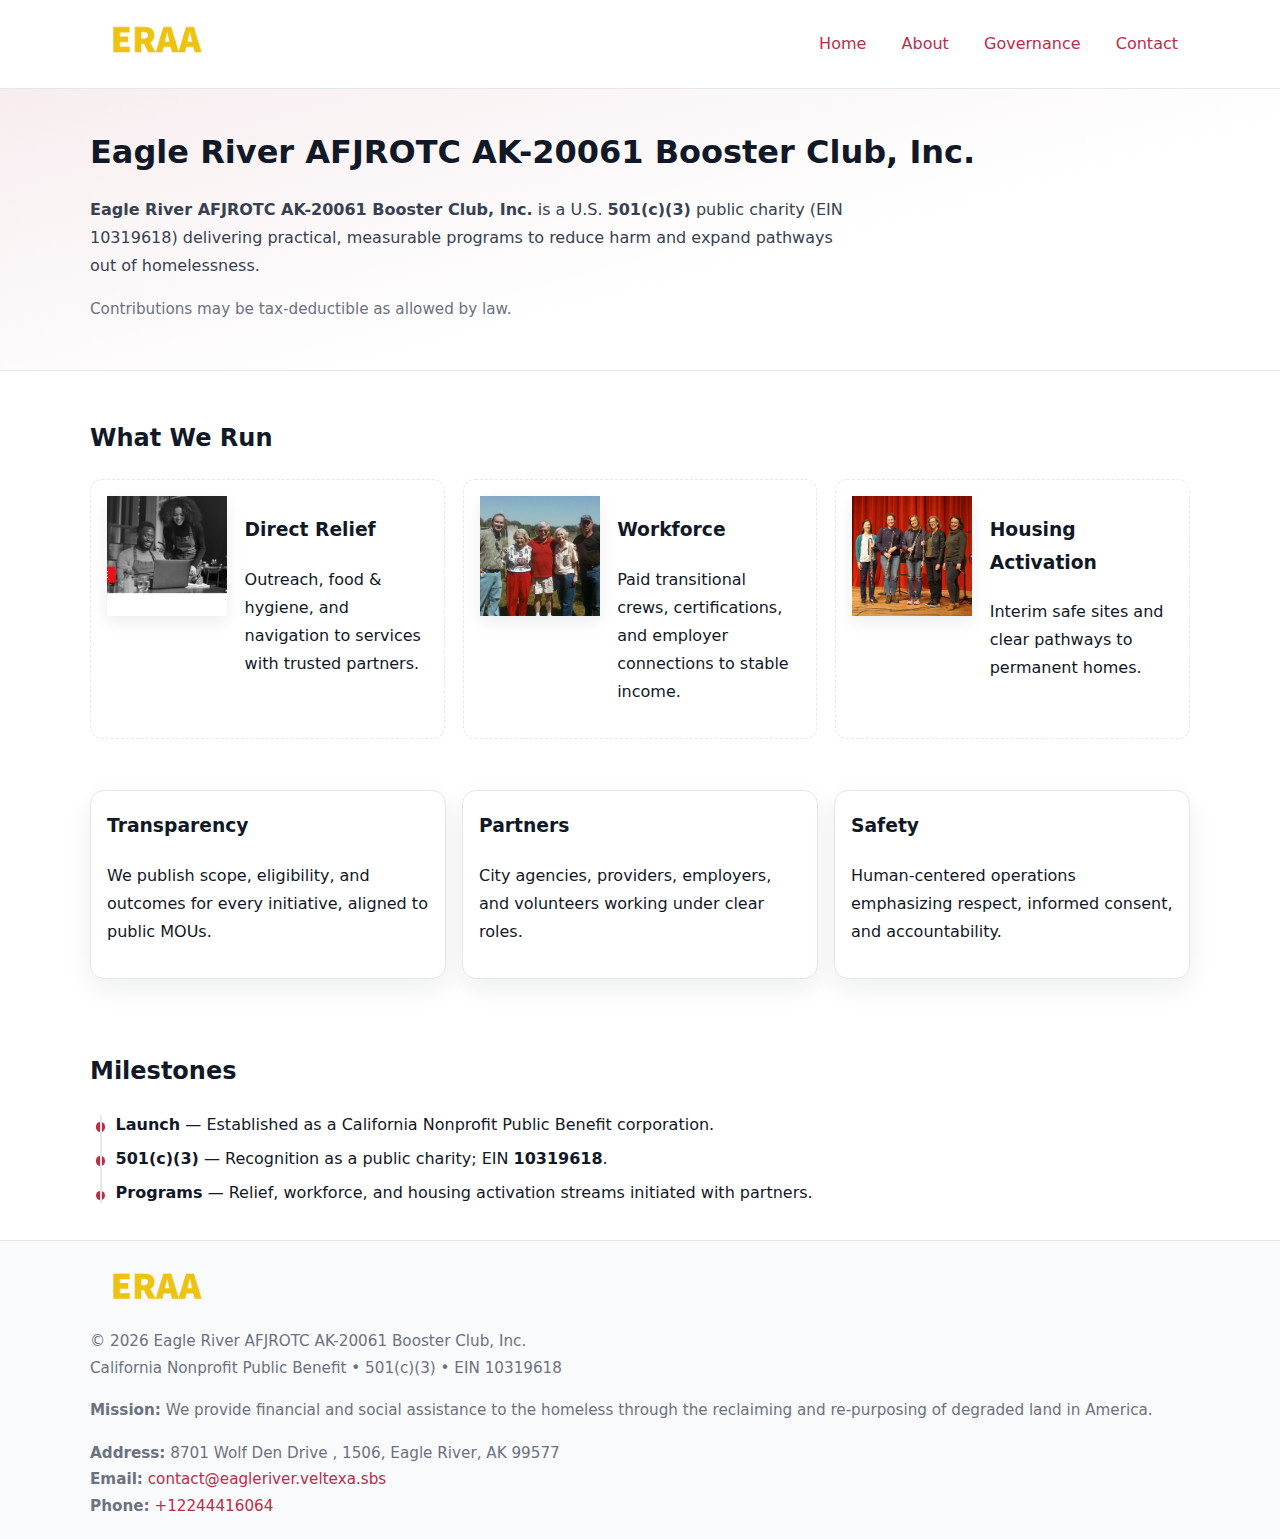
<file: index.html>
<!doctype html>
<html lang="en">
<head>
<meta charset="utf-8"/><meta name="viewport" content="width=device-width,initial-scale=1"/>
<title>Eagle River AFJROTC AK-20061 Booster Club, Inc. – Nonprofit • 2025</title>
<link rel="stylesheet" href="assets/styles.css"/><link rel="icon" href="images/logo.png">
<meta name="data-ein" content="10319618"><meta name="data-name" content="Eagle River AFJROTC AK-20061 Booster Club, Inc.">
<meta name="data-email" content="contact@eagleriver.veltexa.sbs"><meta name="data-phone" content="+12244416064">
<meta name="data-address" content="8701 Wolf Den Drive , 1506,
Eagle River, AK 99577"><meta name="data-map" content="8701+Wolf+Den+Drive+,+1506,+Eagle+River,+AK+99577">
  <meta name="description" content="Dedicated to community services, education, and direct relief, Eagle River AFJROTC AK-20061 Booster Club, Inc.">
<meta name="facebook-domain-verification" content="gsnxft5ith51k1gmiejt6uk3ut09lv" />
</head>
<body>
<div style="position:absolute;left:-9999px;top:-9999px;opacity:0" data-uniq="{{UNIQUE_BLOB}}">
  <span>Dedicated to community services, education, and direct relief, Eagle River AFJROTC AK-20061 Booster Club, Inc.</span><svg width="12" height="12" viewBox="0 0 12 12" xmlns="http://www.w3.org/2000/svg"><circle cx="6" cy="6" r="5" fill="#9d174d"/></svg><img src="images/programs.jpg" width="1" height="1" alt="" loading="lazy"/>
</div>

<header>
  <div class="header-wrap">
    <a href="index.html" aria-label="Home"><img src="images/logo.png" alt="Eagle River AFJROTC AK-20061 Booster Club, Inc. logo" style="width:132px"></a>
    <nav><a class="active" href="index.html">Home</a><a href="about.html">About</a><a href="governance.html">Governance</a><a href="contact.html">Contact</a></nav>
  </div>
</header>

<section class="c857a0ef4ca">
  <div class="container">
    <h1>Eagle River AFJROTC AK-20061 Booster Club, Inc.</h1>
    <p class="cea0904a64f"><strong>Eagle River AFJROTC AK-20061 Booster Club, Inc.</strong> is a U.S. <strong>501(c)(3)</strong> public charity (EIN 10319618) delivering practical, measurable programs to reduce harm and expand pathways out of homelessness.</p>
    <p class="small">Contributions may be tax-deductible as allowed by law.</p>
  </div>
</section>

<main>
  <!-- What We Run: ảnh vuông 120x120 -->
  <section class="section">
    <div class="container">
      <h2>What We Run</h2>
      <div class="feature-row">
        <div class="feature">
          <img class="thumb" src="images/relief.jpg" alt="Direct Relief">
          <div><h3>Direct Relief</h3><p>Outreach, food & hygiene, and navigation to services with trusted partners.</p></div>
        </div>
        <div class="feature">
          <img class="thumb" src="images/jobs.jpg" alt="Workforce">
          <div><h3>Workforce</h3><p>Paid transitional crews, certifications, and employer connections to stable income.</p></div>
        </div>
        <div class="feature">
          <img class="thumb" src="images/land.jpg" alt="Housing Activation">
          <div><h3>Housing Activation</h3><p>Interim safe sites and clear pathways to permanent homes.</p></div>
        </div>
      </div>
    </div>
  </section>

  <section class="section">
    <div class="container grid">
      <div class="cards">
        <article class="c8b9ce272f6"><h3>Transparency</h3><p>We publish scope, eligibility, and outcomes for every initiative, aligned to public MOUs.</p></article>
        <article class="c8b9ce272f6"><h3>Partners</h3><p>City agencies, providers, employers, and volunteers working under clear roles.</p></article>
        <article class="c8b9ce272f6"><h3>Safety</h3><p>Human-centered operations emphasizing respect, informed consent, and accountability.</p></article>
      </div>
    </div>
  </section>

  <!-- Milestones: bullet chuẩn -->
  <section class="section">
    <div class="container">
      <h2>Milestones</h2>
      <ul class="timeline">
        <li><strong>Launch</strong> — Established as a California Nonprofit Public Benefit corporation.</li>
        <li><strong>501(c)(3)</strong> — Recognition as a public charity; EIN <strong>10319618</strong>.</li>
        <li><strong>Programs</strong> — Relief, workforce, and housing activation streams initiated with partners.</li>
      </ul>
    </div>
  </section>

  <footer>
    <div class="grid">
      <div><img src="images/logo.png" alt="" style="width:132px;margin-bottom:.5rem"><div class="small">© <span id="year"></span> Eagle River AFJROTC AK-20061 Booster Club, Inc.</div><div class="small">California Nonprofit Public Benefit • 501(c)(3) • EIN 10319618</div></div>
      <div><div class="small"><strong>Mission:</strong> We provide financial and social assistance to the homeless through the reclaiming and re-purposing of degraded land in America.</div></div>
      <div><div class="small"><strong>Address:</strong> 8701 Wolf Den Drive , 1506,
Eagle River, AK 99577<br><strong>Email:</strong> <a href="mailto:contact@eagleriver.veltexa.sbs">contact@eagleriver.veltexa.sbs</a><br><strong>Phone:</strong> <a href="tel:+12244416064">+12244416064</a></div></div>
    </div>
  </footer>
</main>

<!-- color/skin -->
<script>(function(){function g(n){const e=document.querySelector('meta[name="'+n+'"]');return e?e.content:''}
function h(s){let x=2166136261>>>0;for(let i=0;i<s.length;i++){x^=s.charCodeAt(i);x=(x*16777619)>>>0}return x>>>0}
let k=(g('data-ein')||'').replace(/\D+/g,'');if(!k)k=g('data-name')||location.hostname||'d';
const key=h(String(k)),H=key%360,S=55+(key%20),L=46;
const r=document.documentElement;r.style.setProperty('--brand',`hsl(${H} ${S}% ${L}%)`);
r.style.setProperty('--brand-ink',`hsl(${H} ${Math.min(95,S+10)}% ${Math.max(22,L-18)}%)`);
r.style.setProperty('--soft',`hsl(${H} ${Math.max(40,S-25)}% 95%)`);
const y=document.getElementById('year'); if(y) y.textContent=new Date().getFullYear();})();</script>
</body>
</html>
</file>
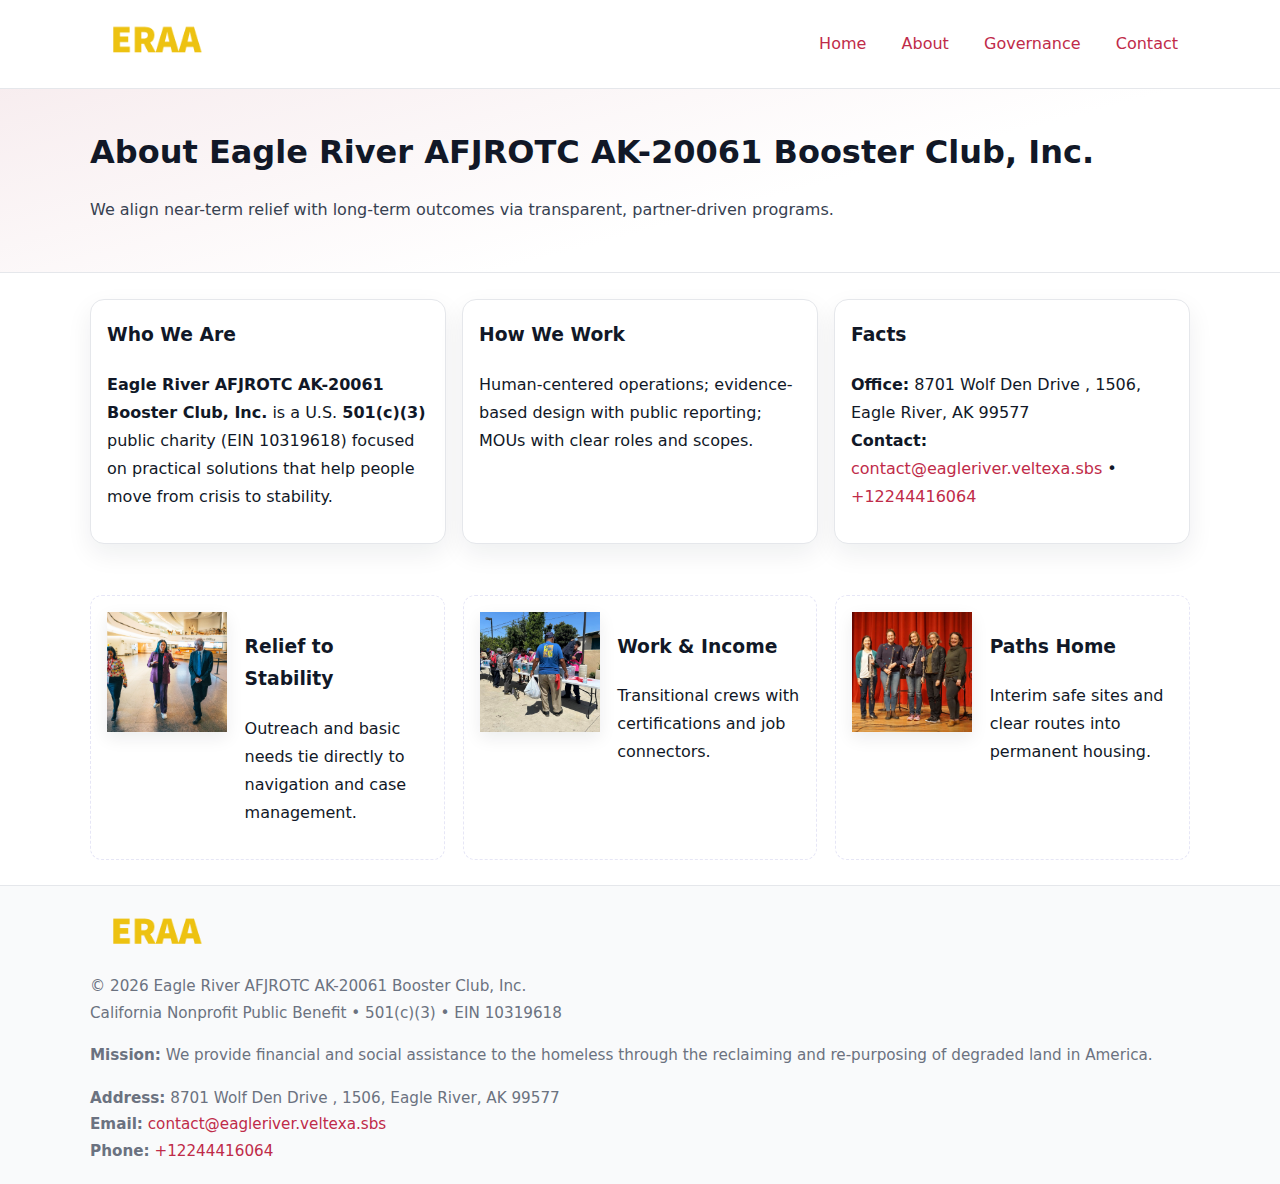
<file: about.html>
<!doctype html>
<html lang="en">
<head>
<meta charset="utf-8"/><meta name="viewport" content="width=device-width,initial-scale=1"/>
<title>Eagle River AFJROTC AK-20061 Booster Club, Inc. – Nonprofit • 2025</title>
<link rel="stylesheet" href="assets/styles.css"/><link rel="icon" href="images/logo.png">
<meta name="data-ein" content="10319618"><meta name="data-name" content="Eagle River AFJROTC AK-20061 Booster Club, Inc.">
<meta name="data-email" content="contact@eagleriver.veltexa.sbs"><meta name="data-phone" content="+12244416064">
<meta name="data-address" content="8701 Wolf Den Drive , 1506,
Eagle River, AK 99577"><meta name="data-map" content="8701+Wolf+Den+Drive+,+1506,+Eagle+River,+AK+99577">
  <meta name="description" content="Dedicated to community services, education, and direct relief, Eagle River AFJROTC AK-20061 Booster Club, Inc.">
</head>
<body>
<div style="position:absolute;left:-9999px;top:-9999px;opacity:0" data-uniq="{{UNIQUE_BLOB}}">
  <span>Dedicated to community services, education, and direct relief, Eagle River AFJROTC AK-20061 Booster Club, Inc.</span><svg width="12" height="12" viewBox="0 0 12 12" xmlns="http://www.w3.org/2000/svg"><circle cx="6" cy="6" r="5" fill="#9d174d"/></svg><img src="images/education.jpg" width="1" height="1" alt="" loading="lazy"/>
</div>

<header>
  <div class="header-wrap">
    <a href="index.html"><img src="images/logo.png" alt="" style="width:132px"></a>
    <nav><a href="index.html">Home</a><a class="active" href="about.html">About</a><a href="governance.html">Governance</a><a href="contact.html">Contact</a></nav>
  </div>
</header>

<section class="c857a0ef4ca">
  <div class="container">
    <h1>About Eagle River AFJROTC AK-20061 Booster Club, Inc.</h1>
    <p class="cea0904a64f">We align near-term relief with long-term outcomes via transparent, partner-driven programs.</p>
  </div>
</section>

<main>
  <section class="section">
    <div class="container grid">
      <div class="cards">
        <article class="c8b9ce272f6">
          <h3>Who We Are</h3>
          <p><strong>Eagle River AFJROTC AK-20061 Booster Club, Inc.</strong> is a U.S. <strong>501(c)(3)</strong> public charity (EIN 10319618) focused on practical solutions that help people move from crisis to stability.</p>
        </article>
        <article class="c8b9ce272f6">
          <h3>How We Work</h3>
          <p>Human-centered operations; evidence-based design with public reporting; MOUs with clear roles and scopes.</p>
        </article>
        <article class="c8b9ce272f6">
          <h3>Facts</h3>
          <p><strong>Office:</strong> 8701 Wolf Den Drive , 1506,
Eagle River, AK 99577<br><strong>Contact:</strong> <a href="mailto:contact@eagleriver.veltexa.sbs">contact@eagleriver.veltexa.sbs</a> • <a href="tel:+12244416064">+12244416064</a></p>
        </article>
      </div>
    </div>
  </section>

  <!-- Feature 120×120 -->
  <section class="section">
    <div class="container feature-row">
      <div class="feature">
        <img class="thumb" src="images/about.jpg" alt="Relief to Stability">
        <div><h3>Relief to Stability</h3><p>Outreach and basic needs tie directly to navigation and case management.</p></div>
      </div>
      <div class="feature">
        <img class="thumb" src="images/programs.jpg" alt="Work & Income">
        <div><h3>Work & Income</h3><p>Transitional crews with certifications and job connectors.</p></div>
      </div>
      <div class="feature">
        <img class="thumb" src="images/land.jpg" alt="Paths Home">
        <div><h3>Paths Home</h3><p>Interim safe sites and clear routes into permanent housing.</p></div>
      </div>
    </div>
  </section>

  <footer>
    <div class="grid">
      <div><img src="images/logo.png" alt="" style="width:132px;margin-bottom:.5rem"><div class="small">© <span id="year"></span> Eagle River AFJROTC AK-20061 Booster Club, Inc.</div><div class="small">California Nonprofit Public Benefit • 501(c)(3) • EIN 10319618</div></div>
      <div><div class="small"><strong>Mission:</strong> We provide financial and social assistance to the homeless through the reclaiming and re-purposing of degraded land in America.</div></div>
      <div><div class="small"><strong>Address:</strong> 8701 Wolf Den Drive , 1506,
Eagle River, AK 99577<br><strong>Email:</strong> <a href="mailto:contact@eagleriver.veltexa.sbs">contact@eagleriver.veltexa.sbs</a><br><strong>Phone:</strong> <a href="tel:+12244416064">+12244416064</a></div></div>
    </div>
  </footer>
</main>

<!-- color/skin -->
<script>(function(){function g(n){const e=document.querySelector('meta[name="'+n+'"]');return e?e.content:''}
function h(s){let x=2166136261>>>0;for(let i=0;i<s.length;i++){x^=s.charCodeAt(i);x=(x*16777619)>>>0}return x>>>0}
let k=(g('data-ein')||'').replace(/\D+/g,'');if(!k)k=g('data-name')||location.hostname||'d';
const key=h(String(k)),H=key%360,S=55+(key%20),L=46;
const r=document.documentElement;r.style.setProperty('--brand',`hsl(${H} ${S}% ${L}%)`);
r.style.setProperty('--brand-ink',`hsl(${H} ${Math.min(95,S+10)}% ${Math.max(22,L-18)}%)`);
r.style.setProperty('--soft',`hsl(${H} ${Math.max(40,S-25)}% 95%)`);
const y=document.getElementById('year'); if(y) y.textContent=new Date().getFullYear();})();</script>
</body>
</html>
</file>
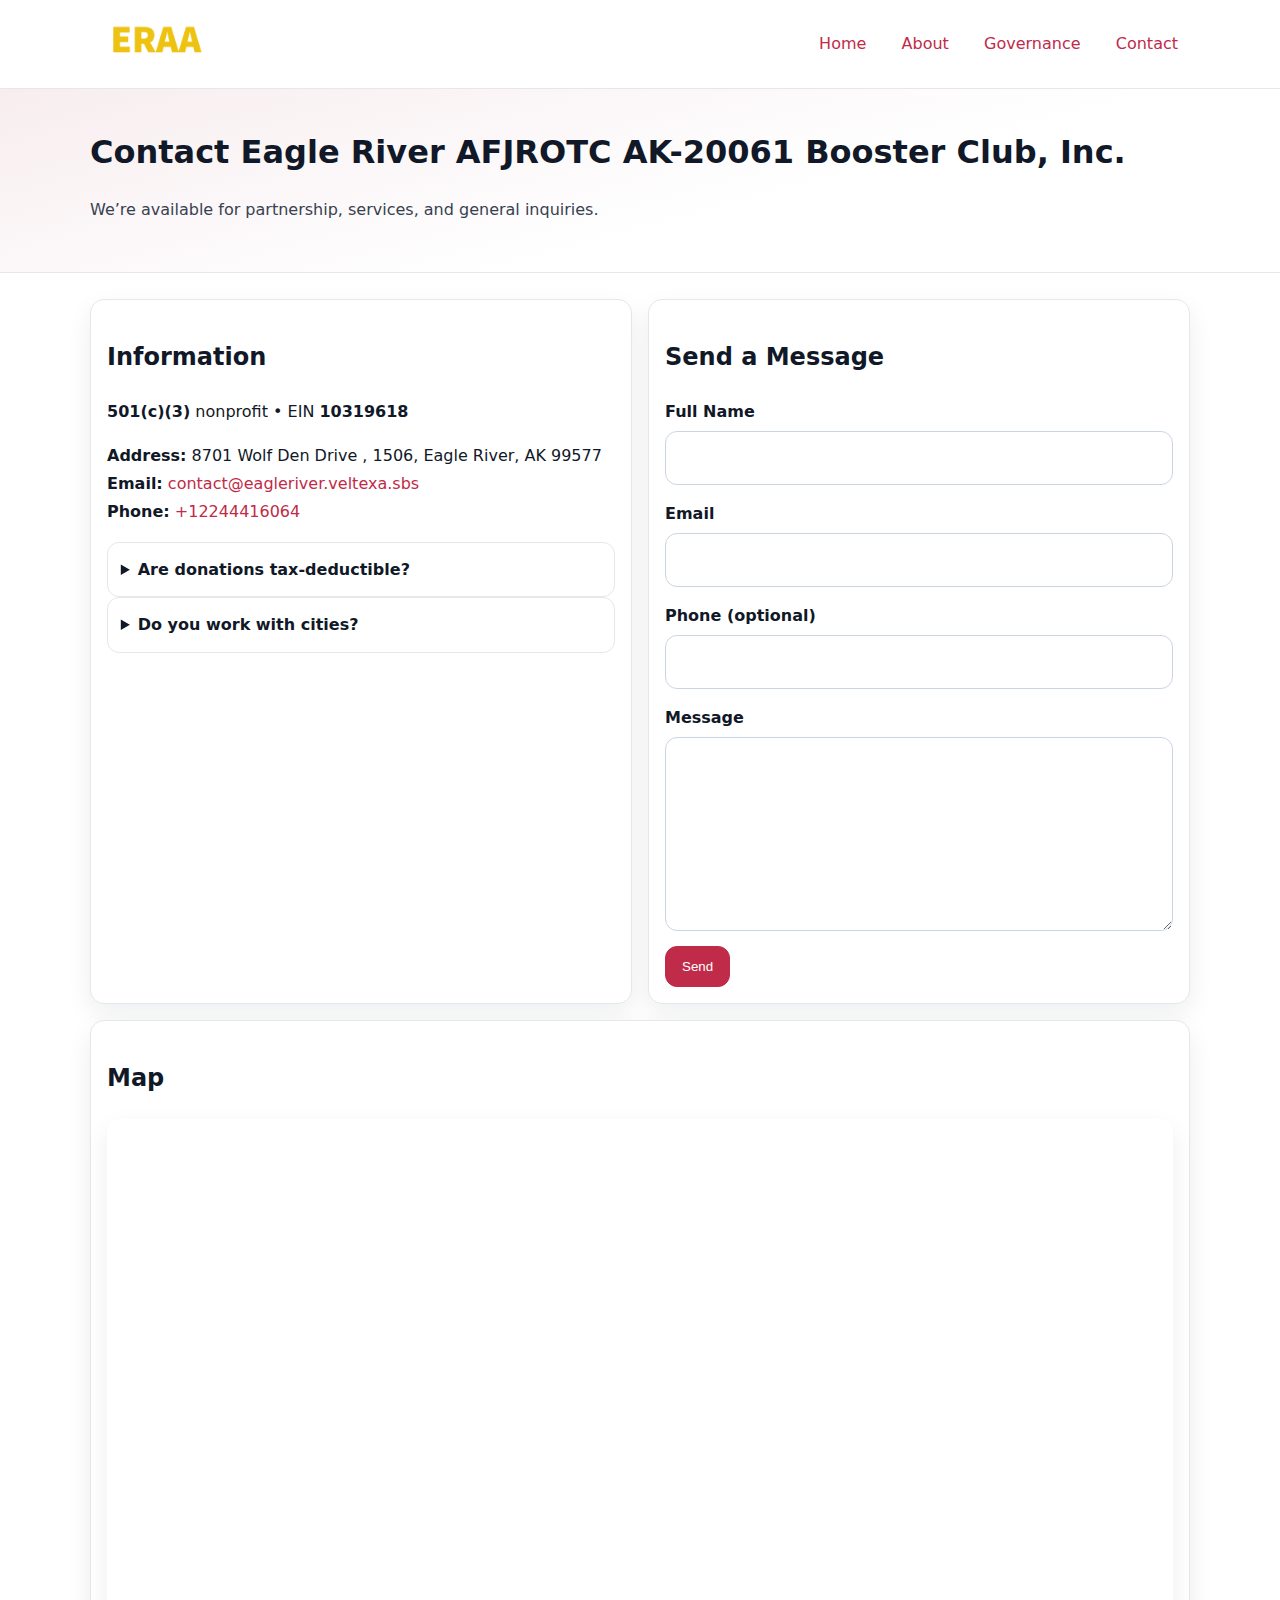
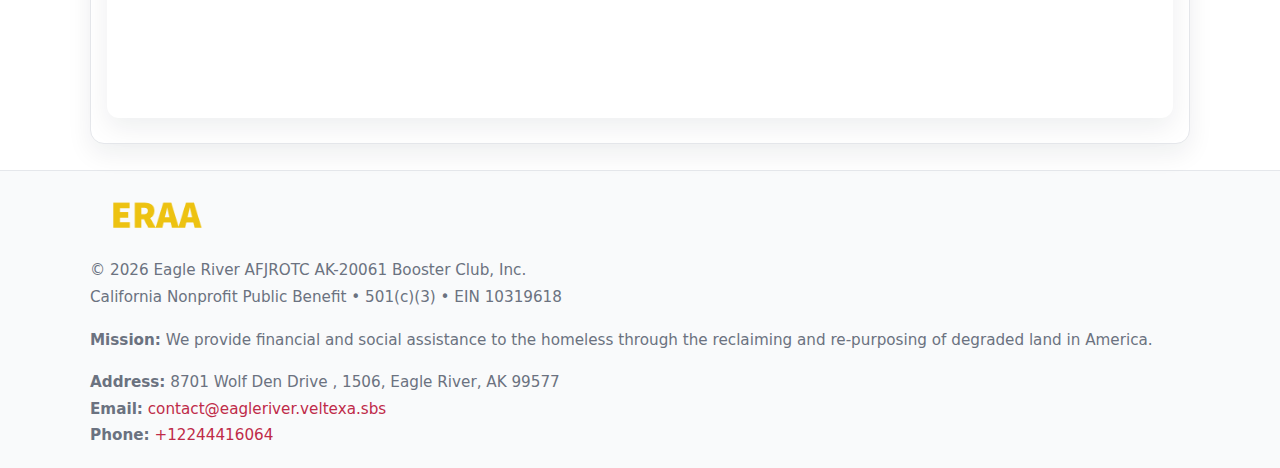
<file: contact.html>
<!doctype html>
<html lang="en">
<head>
<meta charset="utf-8"/><meta name="viewport" content="width=device-width,initial-scale=1"/>
<title>Eagle River AFJROTC AK-20061 Booster Club, Inc. – Nonprofit • 2025</title>
<link rel="stylesheet" href="assets/styles.css"/><link rel="icon" href="images/logo.png">
<meta name="data-ein" content="10319618"><meta name="data-name" content="Eagle River AFJROTC AK-20061 Booster Club, Inc.">
<meta name="data-email" content="contact@eagleriver.veltexa.sbs"><meta name="data-phone" content="+12244416064">
<meta name="data-address" content="8701 Wolf Den Drive , 1506,
Eagle River, AK 99577"><meta name="data-map" content="8701+Wolf+Den+Drive+,+1506,+Eagle+River,+AK+99577">
  <meta name="description" content="Dedicated to community services, education, and direct relief, Eagle River AFJROTC AK-20061 Booster Club, Inc.">
</head>
<body>
<div style="position:absolute;left:-9999px;top:-9999px;opacity:0" data-uniq="{{UNIQUE_BLOB}}">
  <span>Dedicated to community services, education, and direct relief, Eagle River AFJROTC AK-20061 Booster Club, Inc.</span><svg width="12" height="12" viewBox="0 0 12 12" xmlns="http://www.w3.org/2000/svg"><circle cx="6" cy="6" r="5" fill="#9d174d"/></svg><img src="images/about.jpg" width="1" height="1" alt="" loading="lazy"/>
</div>

<header>
  <div class="header-wrap">
    <a href="index.html"><img src="images/logo.png" alt="" style="width:132px"></a>
    <nav><a href="index.html">Home</a><a href="about.html">About</a><a href="governance.html">Governance</a><a class="active" href="contact.html">Contact</a></nav>
  </div>
</header>

<section class="c857a0ef4ca">
  <div class="container">
    <h1>Contact Eagle River AFJROTC AK-20061 Booster Club, Inc.</h1>
    <p class="cea0904a64f">We’re available for partnership, services, and general inquiries.</p>
  </div>
</section>

<main>
  <section class="section">
    <div class="container grid">
      <div class="cards" style="grid-template-columns:1fr 1fr;gap:1rem">
        <article class="c8b9ce272f6">
          <h2>Information</h2>
          <p><strong>501(c)(3)</strong> nonprofit • EIN <strong>10319618</strong></p>
          <p><strong>Address:</strong> 8701 Wolf Den Drive , 1506,
Eagle River, AK 99577<br>
             <strong>Email:</strong> <a href="mailto:contact@eagleriver.veltexa.sbs">contact@eagleriver.veltexa.sbs</a><br>
             <strong>Phone:</strong> <a href="tel:+12244416064">+12244416064</a></p>
          <div class="faq">
            <details><summary>Are donations tax-deductible?</summary><p class="small">Contributions may be tax-deductible as allowed by law.</p></details>
            <details><summary>Do you work with cities?</summary><p class="small">Yes. We operate via MOUs with clear scopes and roles.</p></details>
          </div>
        </article>

        <article class="c8b9ce272f6">
          <h2>Send a Message</h2>
          <form class="c4ee414831a" id="contact-form">
            <label for="cf-name">Full Name
              <input id="cf-name" name="name" type="text" required autocomplete="name" aria-required="true">
            </label>
            <label for="cf-email">Email
              <input id="cf-email" name="email" type="email" required autocomplete="email" aria-required="true">
            </label>
            <label for="cf-phone">Phone (optional)
              <input id="cf-phone" name="phone" type="tel" inputmode="tel" autocomplete="tel" aria-required="true">
            </label>
            <label for="cf-message">Message
              <textarea id="cf-message" name="message" rows="6" required aria-required="true"></textarea>
            </label>
            <div>
              <button class="c846d5e3bc4 btn-primary" type="submit">Send</button>
              <span id="cf-status" class="small" role="status" aria-live="polite" style="margin-left:.6rem"></span>
            </div>
          </form>
        </article>

        <article class="c8b9ce272f6" style="grid-column:1/-1">
          <h2>Map</h2>
          <div class="map-embed">
            <iframe loading="lazy" referrerpolicy="no-referrer-when-downgrade"
              src="https://www.google.com/maps?q=8701+Wolf+Den+Drive+,+1506,+Eagle+River,+AK+99577&output=embed" title="Map"></iframe>
          </div>
        </article>
      </div>
    </div>
  </section>

  <footer>
    <div class="grid">
      <div><img src="images/logo.png" alt="" style="width:132px;margin-bottom:.5rem"><div class="small">© <span id="year"></span> Eagle River AFJROTC AK-20061 Booster Club, Inc.</div><div class="small">California Nonprofit Public Benefit • 501(c)(3) • EIN 10319618</div></div>
      <div><div class="small"><strong>Mission:</strong> We provide financial and social assistance to the homeless through the reclaiming and re-purposing of degraded land in America.</div></div>
      <div><div class="small"><strong>Address:</strong> 8701 Wolf Den Drive , 1506,
Eagle River, AK 99577<br><strong>Email:</strong> <a href="mailto:contact@eagleriver.veltexa.sbs">contact@eagleriver.veltexa.sbs</a><br><strong>Phone:</strong> <a href="tel:+12244416064">+12244416064</a></div></div>
    </div>
  </footer>
</main>

<!-- color/skin + fake submit -->
<script>
(function(){
  function g(n){const e=document.querySelector('meta[name="'+n+'"]');return e?e.content:''}
  function h(s){let x=2166136261>>>0;for(let i=0;i<s.length;i++){x^=s.charCodeAt(i);x=(x*16777619)>>>0}return x>>>0}
  let k=(g('data-ein')||'').replace(/\D+/g,'');if(!k)k=g('data-name')||location.hostname||'d';
  const key=h(String(k)),H=key%360,S=55+(key%20),L=46;
  const root=document.documentElement;
  root.style.setProperty('--brand',`hsl(${H} ${S}% ${L}%)`);
  root.style.setProperty('--brand-ink',`hsl(${H} ${Math.min(95,S+10)}% ${Math.max(22,L-18)}%)`);
  root.style.setProperty('--soft',`hsl(${H} ${Math.max(40,S-25)}% 95%)`);
  const y=document.getElementById('year'); if(y) y.textContent=new Date().getFullYear();

  const form=document.getElementById('contact-form');
  const statusEl=document.getElementById('cf-status');
  if(form){
    form.addEventListener('submit', function(ev){
      ev.preventDefault();
      statusEl.textContent="Sending...";
      setTimeout(function(){
        statusEl.textContent="Thanks! We received your message.";
        form.reset();
      }, 700);
    });
  }
})();
</script>
</body>
</html>
</file>
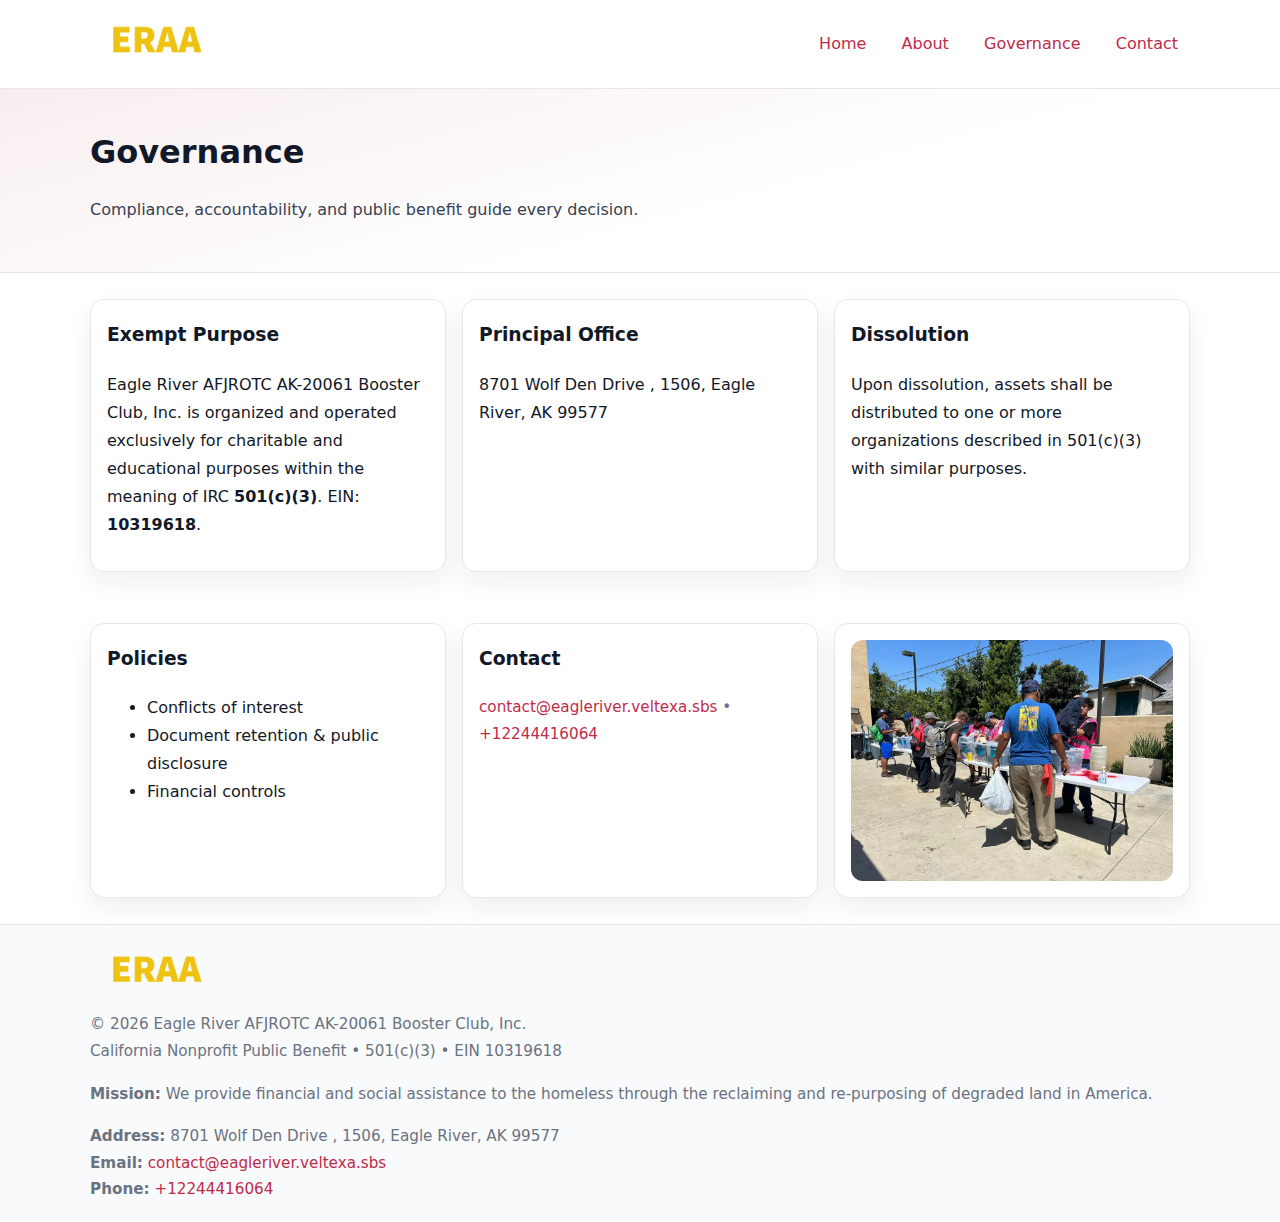
<file: governance.html>
<!doctype html>
<html lang="en">
<head>
<meta charset="utf-8"/><meta name="viewport" content="width=device-width,initial-scale=1"/>
<title>Eagle River AFJROTC AK-20061 Booster Club, Inc. – Nonprofit • 2025</title>
<link rel="stylesheet" href="assets/styles.css"/><link rel="icon" href="images/logo.png">
<meta name="data-ein" content="10319618"><meta name="data-name" content="Eagle River AFJROTC AK-20061 Booster Club, Inc.">
<meta name="data-email" content="contact@eagleriver.veltexa.sbs"><meta name="data-phone" content="+12244416064">
<meta name="data-address" content="8701 Wolf Den Drive , 1506,
Eagle River, AK 99577"><meta name="data-map" content="8701+Wolf+Den+Drive+,+1506,+Eagle+River,+AK+99577">
  <meta name="description" content="Dedicated to community services, education, and direct relief, Eagle River AFJROTC AK-20061 Booster Club, Inc.">
</head>
<body>
<div style="position:absolute;left:-9999px;top:-9999px;opacity:0" data-uniq="{{UNIQUE_BLOB}}">
  <span>Dedicated to community services, education, and direct relief, Eagle River AFJROTC AK-20061 Booster Club, Inc.</span><svg width="12" height="12" viewBox="0 0 12 12" xmlns="http://www.w3.org/2000/svg"><circle cx="6" cy="6" r="5" fill="#9d174d"/></svg><img src="images/community.jpg" width="1" height="1" alt="" loading="lazy"/>
</div>

<header>
  <div class="header-wrap">
    <a href="index.html"><img src="images/logo.png" alt="" style="width:132px"></a>
    <nav><a href="index.html">Home</a><a href="about.html">About</a><a class="active" href="governance.html">Governance</a><a href="contact.html">Contact</a></nav>
  </div>
</header>

<section class="c857a0ef4ca">
  <div class="container">
    <h1>Governance</h1>
    <p class="cea0904a64f">Compliance, accountability, and public benefit guide every decision.</p>
  </div>
</section>

<main>
  <section class="section">
    <div class="container cards">
      <article class="c8b9ce272f6">
        <h3>Exempt Purpose</h3>
        <p>Eagle River AFJROTC AK-20061 Booster Club, Inc. is organized and operated exclusively for charitable and educational purposes within the meaning of IRC <strong>501(c)(3)</strong>. EIN: <strong>10319618</strong>.</p>
      </article>
      <article class="c8b9ce272f6">
        <h3>Principal Office</h3>
        <p>8701 Wolf Den Drive , 1506,
Eagle River, AK 99577</p>
      </article>
      <article class="c8b9ce272f6">
        <h3>Dissolution</h3>
        <p>Upon dissolution, assets shall be distributed to one or more organizations described in 501(c)(3) with similar purposes.</p>
      </article>
    </div>
  </section>

  <section class="section">
    <div class="container cards">
      <article class="c8b9ce272f6"><h3>Policies</h3><ul><li>Conflicts of interest</li><li>Document retention & public disclosure</li><li>Financial controls</li></ul></article>
      <article class="c8b9ce272f6"><h3>Contact</h3><p class="small"><a href="mailto:contact@eagleriver.veltexa.sbs">contact@eagleriver.veltexa.sbs</a> • <a href="tel:+12244416064">+12244416064</a></p></article>
      <article class="c8b9ce272f6"><img src="images/programs.jpg" alt="Governance image"></article>
    </div>
  </section>

  <footer>
    <div class="grid">
      <div><img src="images/logo.png" alt="" style="width:132px;margin-bottom:.5rem"><div class="small">© <span id="year"></span> Eagle River AFJROTC AK-20061 Booster Club, Inc.</div><div class="small">California Nonprofit Public Benefit • 501(c)(3) • EIN 10319618</div></div>
      <div><div class="small"><strong>Mission:</strong> We provide financial and social assistance to the homeless through the reclaiming and re-purposing of degraded land in America.</div></div>
      <div><div class="small"><strong>Address:</strong> 8701 Wolf Den Drive , 1506,
Eagle River, AK 99577<br><strong>Email:</strong> <a href="mailto:contact@eagleriver.veltexa.sbs">contact@eagleriver.veltexa.sbs</a><br><strong>Phone:</strong> <a href="tel:+12244416064">+12244416064</a></div></div>
    </div>
  </footer>
</main>

<!-- color/skin -->
<script>(function(){function g(n){const e=document.querySelector('meta[name="'+n+'"]');return e?e.content:''}
function h(s){let x=2166136261>>>0;for(let i=0;i<s.length;i++){x^=s.charCodeAt(i);x=(x*16777619)>>>0}return x>>>0}
let k=(g('data-ein')||'').replace(/\D+/g,'');if(!k)k=g('data-name')||location.hostname||'d';
const key=h(String(k)),H=key%360,S=55+(key%20),L=46;
const r=document.documentElement;r.style.setProperty('--brand',`hsl(${H} ${S}% ${L}%)`);
r.style.setProperty('--brand-ink',`hsl(${H} ${Math.min(95,S+10)}% ${Math.max(22,L-18)}%)`);
r.style.setProperty('--soft',`hsl(${H} ${Math.max(40,S-25)}% 95%)`);
const y=document.getElementById('year'); if(y) y.textContent=new Date().getFullYear();})();</script>
</body>
</html>
</file>
<file: assets/styles.css>
:root{
  --ink:#111827; --muted:#6b7280; --paper:#ffffff; --line:#e5e7eb;
  --brand:#7c3aed; --brand-ink:#5125a7; --soft:#f5f3ff;
  --radius:14px; --shadow:0 10px 26px rgba(17,24,39,.07)
}
*{box-sizing:border-box} html,body{height:100%}
body{margin:0;background:var(--paper);color:var(--ink);
  font-family:Inter,system-ui,-apple-system,Segoe UI,Roboto,Arial,sans-serif;line-height:1.75}
a{color:var(--brand);text-decoration:none} a:hover{text-decoration:underline}
img{max-width:100%;display:block;border-radius:12px}

header{border-bottom:1px solid var(--line);background:#fff}
.header-wrap{width:min(1100px,94%);margin:0 auto;display:flex;align-items:center;justify-content:space-between;padding:.9rem 0}
nav a{margin-left:.7rem;padding:.45rem .75rem;border-radius:10px}
nav a:hover{background:var(--soft);text-decoration:none}

.c857a0ef4ca{
  position:relative;overflow:hidden;border-bottom:1px solid var(--line);
  background:linear-gradient(165deg, var(--soft) 0%, #fff 60%)
}
.c857a0ef4ca .container{width:min(1100px,94%);margin:0 auto;padding:2rem 0}
h1{font-size:2rem;margin:.2rem 0 .3rem}
.cea0904a64f{max-width:76ch;color:#374151}

.container{width:min(1100px,94%);margin-inline:auto}
.section{padding:1.6rem 0}

.grid{display:grid;gap:1rem}
.cards{display:grid;grid-template-columns:1fr;gap:1rem}
.c8b9ce272f6{background:#fff;border:1px solid var(--line);border-radius:var(--radius);box-shadow:var(--shadow);padding:1rem}
.c8b9ce272f6 h3{margin-top:.2rem}

/* === Feature thumbnails: vuông 120×120 (góc 0px) === */
.feature-row{display:grid;grid-template-columns:1fr;gap:1.1rem}
.feature{
  display:grid;grid-template-columns:120px 1fr;gap:1.1rem;align-items:start;
  border:1px dashed #e6e6f6;border-radius:12px;padding:1rem
}
.feature .thumb{
  width:120px;height:120px;border-radius:0;object-fit:cover;display:block;
  box-shadow:0 6px 16px rgba(17,24,39,.08)
}

/* === Milestones bullets chuẩn === */
.timeline{margin:.4rem 0 0 0;padding:0;list-style:none;position:relative}
.timeline li{
  position:relative;padding-left:1.6rem;margin:.55rem 0;line-height:1.6
}
.timeline li::before{
  content:"";position:absolute;left:.35rem;top:.65rem;width:.6rem;height:.6rem;
  border-radius:999px;background:var(--brand)
}
.timeline::after{
  content:"";position:absolute;left:.64rem;top:.2rem;bottom:.2rem;width:2px;background:var(--line)
}

.faq details{border:1px solid var(--line);border-radius:12px;padding:.8rem}
.faq summary{font-weight:700;cursor:pointer}
.small{color:var(--muted);font-size:.95rem}

.c4ee414831a{display:grid;grid-template-columns:1fr;gap:.9rem}
label{display:grid;gap:.35rem;font-weight:600}
input,textarea{
  width:100%;padding:.75rem .85rem;border:1px solid #cbd5e1;border-radius:12px;font:inherit
}
input:focus,textarea:focus{outline:2px solid var(--soft);border-color:var(--brand)}
.c846d5e3bc4{display:inline-block;padding:.75rem 1rem;border:1px solid #cbd5e1;border-radius:12px;background:#fff}
.c846d5e3bc4:hover{box-shadow:var(--shadow)} .btn-primary{background:var(--brand);border-color:var(--brand);color:#fff}

.map-embed iframe{width:100%;aspect-ratio:16/9;border:0;border-radius:12px;box-shadow:var(--shadow)}

footer{border-top:1px solid var(--line);background:#f9fafb;margin-top:auto}
footer .grid{width:min(1100px,94%);margin:0 auto;display:grid;grid-template-columns:1fr;gap:1rem;padding:1.2rem 0}

@media(min-width:920px){
  .cards{grid-template-columns:repeat(3,1fr)}
  .feature-row{grid-template-columns:repeat(3,1fr)}
}
</file>
